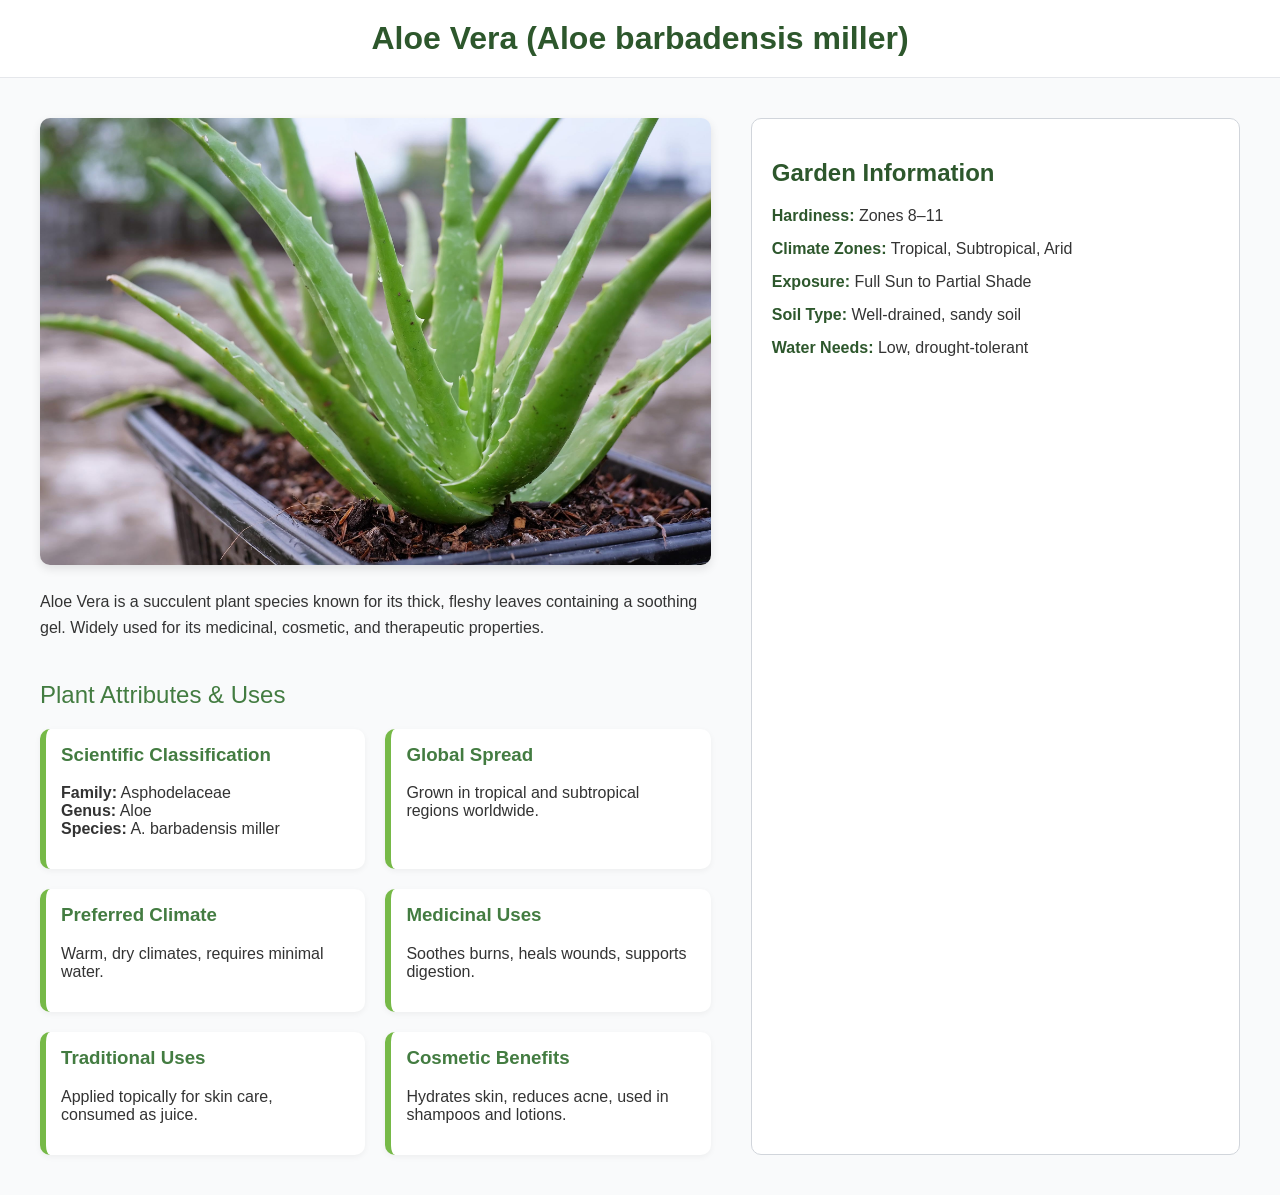
<file: Plants/aloevera.html>
<!DOCTYPE html>
<html lang="en">

<head>
  <meta charset="UTF-8" />
  <meta name="viewport" content="width=device-width, initial-scale=1.0" />
  <title>Aloe Vera Plant Details</title>
  <style>
    body {
      font-family: 'Segoe UI', Tahoma, Geneva, Verdana, sans-serif;
      margin: 0;
      background-color: #f9fafb;
      color: #333;
      cursor: url("http://www.rw-designer.com/cursor-extern.php?id=51983") 16 16, auto;
    }

    header {
      background-color: #fff;
      border-bottom: 1px solid #e5e7eb;
      padding: 20px;
      text-align: center;
    }

    header h1 {
      font-size: 2em;
      margin: 0;
      color: #2d572c;
    }

    .container {
      max-width: 1200px;
      margin: 40px auto;
      padding: 0 20px;
      display: flex;
      gap: 40px;
    }

    .left-column {
      flex: 1.5;
    }

    .right-column {
      flex: 1;
      background-color: #fff;
      border: 1px solid #d1d5db;
      padding: 20px;
      border-radius: 10px;
    }

    .plant-image {
      width: 100%;
      border-radius: 10px;
      box-shadow: 0 4px 10px rgba(0, 0, 0, 0.1);
      margin-bottom: 20px;
    }

    .description {
      font-size: 1rem;
      line-height: 1.6;
      margin-bottom: 30px;
    }

    .info-box {
      margin-bottom: 15px;
    }

    .info-box strong {
      color: #2d572c;
    }

    .section-title {
      font-size: 1.5rem;
      margin: 40px 0 20px;
      color: #437c41;
    }

    .grid {
      display: grid;
      grid-template-columns: repeat(auto-fill, minmax(280px, 1fr));
      gap: 20px;
    }

    .card {
      background-color: white;
      padding: 15px;
      border-left: 6px solid #76b947;
      border-radius: 10px;
      box-shadow: 0 2px 6px rgba(0, 0, 0, 0.05);
    }

    .card h3 {
      margin-top: 0;
      color: #437c41;
    }
  </style>
</head>

<body>
  <header>
    <h1>Aloe Vera (Aloe barbadensis miller)</h1>
  </header>
  <div class="container">
    <div class="left-column">
        <img src="aloevera.jpg" alt="Aloe Vera Plant" class="plant-image">

      <div class="description">
        Aloe Vera is a succulent plant species known for its thick, fleshy leaves containing a soothing gel.
        Widely used for its medicinal, cosmetic, and therapeutic properties.
      </div>
      <div class="section-title">Plant Attributes & Uses</div>
      <div class="grid">
        <div class="card">
          <h3>Scientific Classification</h3>
          <p><strong>Family:</strong> Asphodelaceae<br><strong>Genus:</strong> Aloe<br><strong>Species:</strong> A. barbadensis miller</p>
        </div>
        <div class="card">
          <h3>Global Spread</h3>
          <p>Grown in tropical and subtropical regions worldwide.</p>
        </div>
        <div class="card">
          <h3>Preferred Climate</h3>
          <p>Warm, dry climates, requires minimal water.</p>
        </div>
        <div class="card">
          <h3>Medicinal Uses</h3>
          <p>Soothes burns, heals wounds, supports digestion.</p>
        </div>
        <div class="card">
          <h3>Traditional Uses</h3>
          <p>Applied topically for skin care, consumed as juice.</p>
        </div>
        <div class="card">
          <h3>Cosmetic Benefits</h3>
          <p>Hydrates skin, reduces acne, used in shampoos and lotions.</p>
        </div>
      </div>
    </div>
    <div class="right-column">
      <h2 style="color: #2d572c;">Garden Information</h2>
      <div class="info-box"><strong>Hardiness:</strong> Zones 8–11</div>
      <div class="info-box"><strong>Climate Zones:</strong> Tropical, Subtropical, Arid</div>
      <div class="info-box"><strong>Exposure:</strong> Full Sun to Partial Shade</div>
      <div class="info-box"><strong>Soil Type:</strong> Well-drained, sandy soil</div>
      <div class="info-box"><strong>Water Needs:</strong> Low, drought-tolerant</div>
    </div>
  </div>
</body>

</html>
</file>
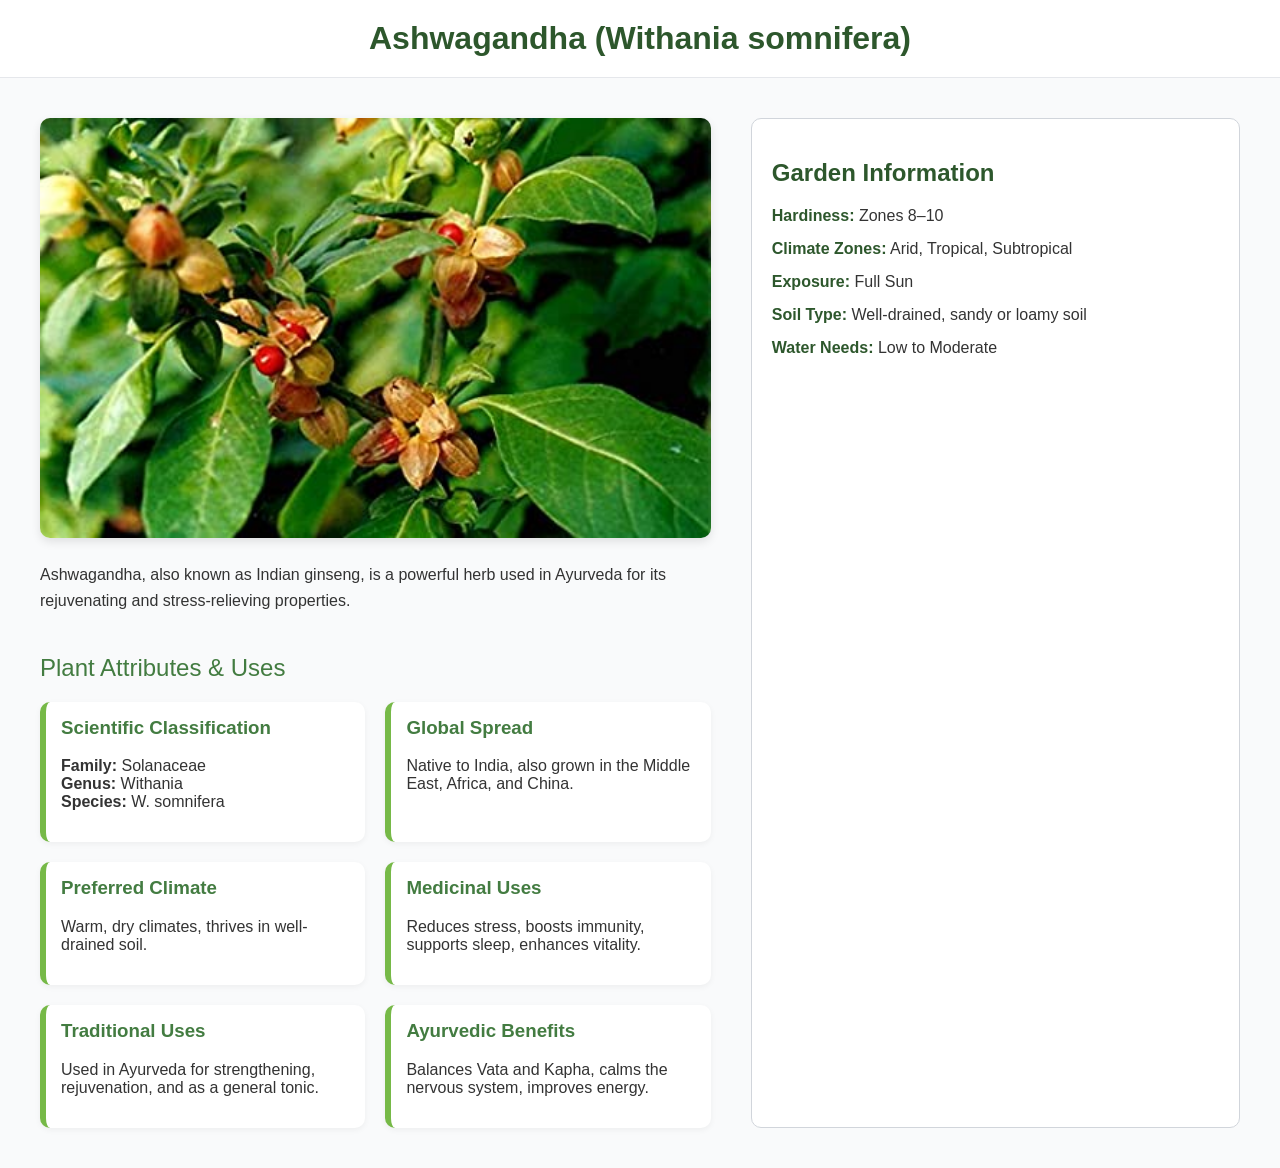
<file: Plants/ashwagandha.html>
<!DOCTYPE html>
<html lang="en">

<head>
  <meta charset="UTF-8" />
  <meta name="viewport" content="width=device-width, initial-scale=1.0" />
  <title>Ashwagandha Plant Details</title>
  <style>
    body {
      font-family: 'Segoe UI', Tahoma, Geneva, Verdana, sans-serif;
      margin: 0;
      background-color: #f9fafb;
      color: #333;
      cursor: url("http://www.rw-designer.com/cursor-extern.php?id=51983") 16 16, auto;
    }

    header {
      background-color: #fff;
      border-bottom: 1px solid #e5e7eb;
      padding: 20px;
      text-align: center;
    }

    header h1 {
      font-size: 2em;
      margin: 0;
      color: #2d572c;
    }

    .container {
      max-width: 1200px;
      margin: 40px auto;
      padding: 0 20px;
      display: flex;
      gap: 40px;
    }

    .left-column {
      flex: 1.5;
    }

    .right-column {
      flex: 1;
      background-color: #fff;
      border: 1px solid #d1d5db;
      padding: 20px;
      border-radius: 10px;
    }

    .plant-image {
      width: 100%;
      border-radius: 10px;
      box-shadow: 0 4px 10px rgba(0, 0, 0, 0.1);
      margin-bottom: 20px;
    }

    .description {
      font-size: 1rem;
      line-height: 1.6;
      margin-bottom: 30px;
    }

    .info-box {
      margin-bottom: 15px;
    }

    .info-box strong {
      color: #2d572c;
    }

    .section-title {
      font-size: 1.5rem;
      margin: 40px 0 20px;
      color: #437c41;
    }

    .grid {
      display: grid;
      grid-template-columns: repeat(auto-fill, minmax(280px, 1fr));
      gap: 20px;
    }

    .card {
      background-color: white;
      padding: 15px;
      border-left: 6px solid #76b947;
      border-radius: 10px;
      box-shadow: 0 2px 6px rgba(0, 0, 0, 0.05);
    }

    .card h3 {
      margin-top: 0;
      color: #437c41;
    }
  </style>
</head>

<body>
  <header>
    <h1>Ashwagandha (Withania somnifera)</h1>
  </header>
  <div class="container">
    <div class="left-column">
        <img src="ashwagandha.jpg" alt="Ashwagandha Plant" class="plant-image">

      <div class="description">
        Ashwagandha, also known as Indian ginseng, is a powerful herb used in Ayurveda for its rejuvenating and stress-relieving properties.
      </div>
      <div class="section-title">Plant Attributes & Uses</div>
      <div class="grid">
        <div class="card">
          <h3>Scientific Classification</h3>
          <p><strong>Family:</strong> Solanaceae<br><strong>Genus:</strong> Withania<br><strong>Species:</strong> W. somnifera</p>
        </div>
        <div class="card">
          <h3>Global Spread</h3>
          <p>Native to India, also grown in the Middle East, Africa, and China.</p>
        </div>
        <div class="card">
          <h3>Preferred Climate</h3>
          <p>Warm, dry climates, thrives in well-drained soil.</p>
        </div>
        <div class="card">
          <h3>Medicinal Uses</h3>
          <p>Reduces stress, boosts immunity, supports sleep, enhances vitality.</p>
        </div>
        <div class="card">
          <h3>Traditional Uses</h3>
          <p>Used in Ayurveda for strengthening, rejuvenation, and as a general tonic.</p>
        </div>
        <div class="card">
          <h3>Ayurvedic Benefits</h3>
          <p>Balances Vata and Kapha, calms the nervous system, improves energy.</p>
        </div>
      </div>
    </div>
    <div class="right-column">
      <h2 style="color: #2d572c;">Garden Information</h2>
      <div class="info-box"><strong>Hardiness:</strong> Zones 8–10</div>
      <div class="info-box"><strong>Climate Zones:</strong> Arid, Tropical, Subtropical</div>
      <div class="info-box"><strong>Exposure:</strong> Full Sun</div>
      <div class="info-box"><strong>Soil Type:</strong> Well-drained, sandy or loamy soil</div>
      <div class="info-box"><strong>Water Needs:</strong> Low to Moderate</div>
    </div>
  </div>
</body>

</html>
</file>
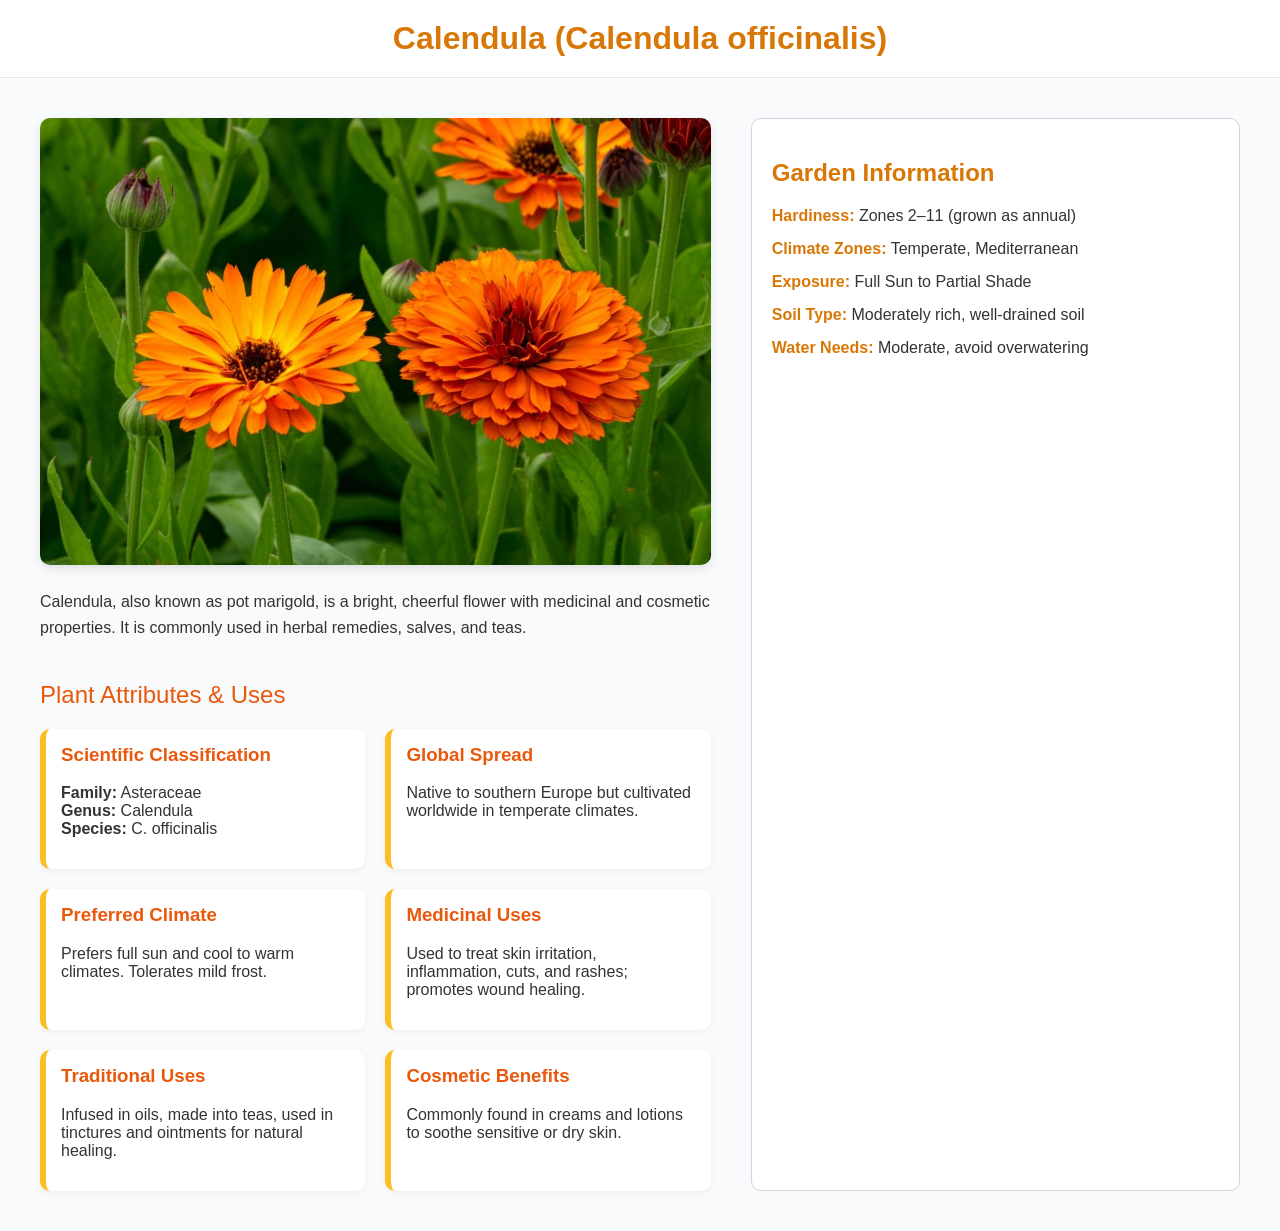
<file: Plants/calendula.html>
<!DOCTYPE html>
<html lang="en">

<head>
  <meta charset="UTF-8" />
  <meta name="viewport" content="width=device-width, initial-scale=1.0" />
  <title>Calendula Plant Details</title>
  <style>
    body {
      font-family: 'Segoe UI', Tahoma, Geneva, Verdana, sans-serif;
      margin: 0;
      background-color: #f9fafb;
      color: #333;
      cursor: url("http://www.rw-designer.com/cursor-extern.php?id=51983") 16 16, auto;
    }

    header {
      background-color: #fff;
      border-bottom: 1px solid #e5e7eb;
      padding: 20px;
      text-align: center;
    }

    header h1 {
      font-size: 2em;
      margin: 0;
      color: #d97706;
    }

    .container {
      max-width: 1200px;
      margin: 40px auto;
      padding: 0 20px;
      display: flex;
      gap: 40px;
    }

    .left-column {
      flex: 1.5;
    }

    .right-column {
      flex: 1;
      background-color: #fff;
      border: 1px solid #d1d5db;
      padding: 20px;
      border-radius: 10px;
    }

    .plant-image {
      width: 100%;
      border-radius: 10px;
      box-shadow: 0 4px 10px rgba(0, 0, 0, 0.1);
      margin-bottom: 20px;
    }

    .description {
      font-size: 1rem;
      line-height: 1.6;
      margin-bottom: 30px;
    }

    .info-box {
      margin-bottom: 15px;
    }

    .info-box strong {
      color: #d97706;
    }

    .section-title {
      font-size: 1.5rem;
      margin: 40px 0 20px;
      color: #ea580c;
    }

    .grid {
      display: grid;
      grid-template-columns: repeat(auto-fill, minmax(280px, 1fr));
      gap: 20px;
    }

    .card {
      background-color: white;
      padding: 15px;
      border-left: 6px solid #fbbf24;
      border-radius: 10px;
      box-shadow: 0 2px 6px rgba(0, 0, 0, 0.05);
    }

    .card h3 {
      margin-top: 0;
      color: #ea580c;
    }
  </style>
</head>

<body>
  <header>
    <h1>Calendula (Calendula officinalis)</h1>
  </header>
  <div class="container">
    <div class="left-column">
      <img src="calendula.jpg" alt="Calendula Plant" class="plant-image">
      <div class="description">
        Calendula, also known as pot marigold, is a bright, cheerful flower with medicinal and cosmetic properties.
        It is commonly used in herbal remedies, salves, and teas.
      </div>
      <div class="section-title">Plant Attributes & Uses</div>
      <div class="grid">
        <div class="card">
          <h3>Scientific Classification</h3>
          <p><strong>Family:</strong> Asteraceae<br><strong>Genus:</strong> Calendula<br><strong>Species:</strong> C. officinalis</p>
        </div>
        <div class="card">
          <h3>Global Spread</h3>
          <p>Native to southern Europe but cultivated worldwide in temperate climates.</p>
        </div>
        <div class="card">
          <h3>Preferred Climate</h3>
          <p>Prefers full sun and cool to warm climates. Tolerates mild frost.</p>
        </div>
        <div class="card">
          <h3>Medicinal Uses</h3>
          <p>Used to treat skin irritation, inflammation, cuts, and rashes; promotes wound healing.</p>
        </div>
        <div class="card">
          <h3>Traditional Uses</h3>
          <p>Infused in oils, made into teas, used in tinctures and ointments for natural healing.</p>
        </div>
        <div class="card">
          <h3>Cosmetic Benefits</h3>
          <p>Commonly found in creams and lotions to soothe sensitive or dry skin.</p>
        </div>
      </div>
    </div>
    <div class="right-column">
      <h2 style="color: #d97706;">Garden Information</h2>
      <div class="info-box"><strong>Hardiness:</strong> Zones 2–11 (grown as annual)</div>
      <div class="info-box"><strong>Climate Zones:</strong> Temperate, Mediterranean</div>
      <div class="info-box"><strong>Exposure:</strong> Full Sun to Partial Shade</div>
      <div class="info-box"><strong>Soil Type:</strong> Moderately rich, well-drained soil</div>
      <div class="info-box"><strong>Water Needs:</strong> Moderate, avoid overwatering</div>
    </div>
  </div>
</body>

</html>
</file>
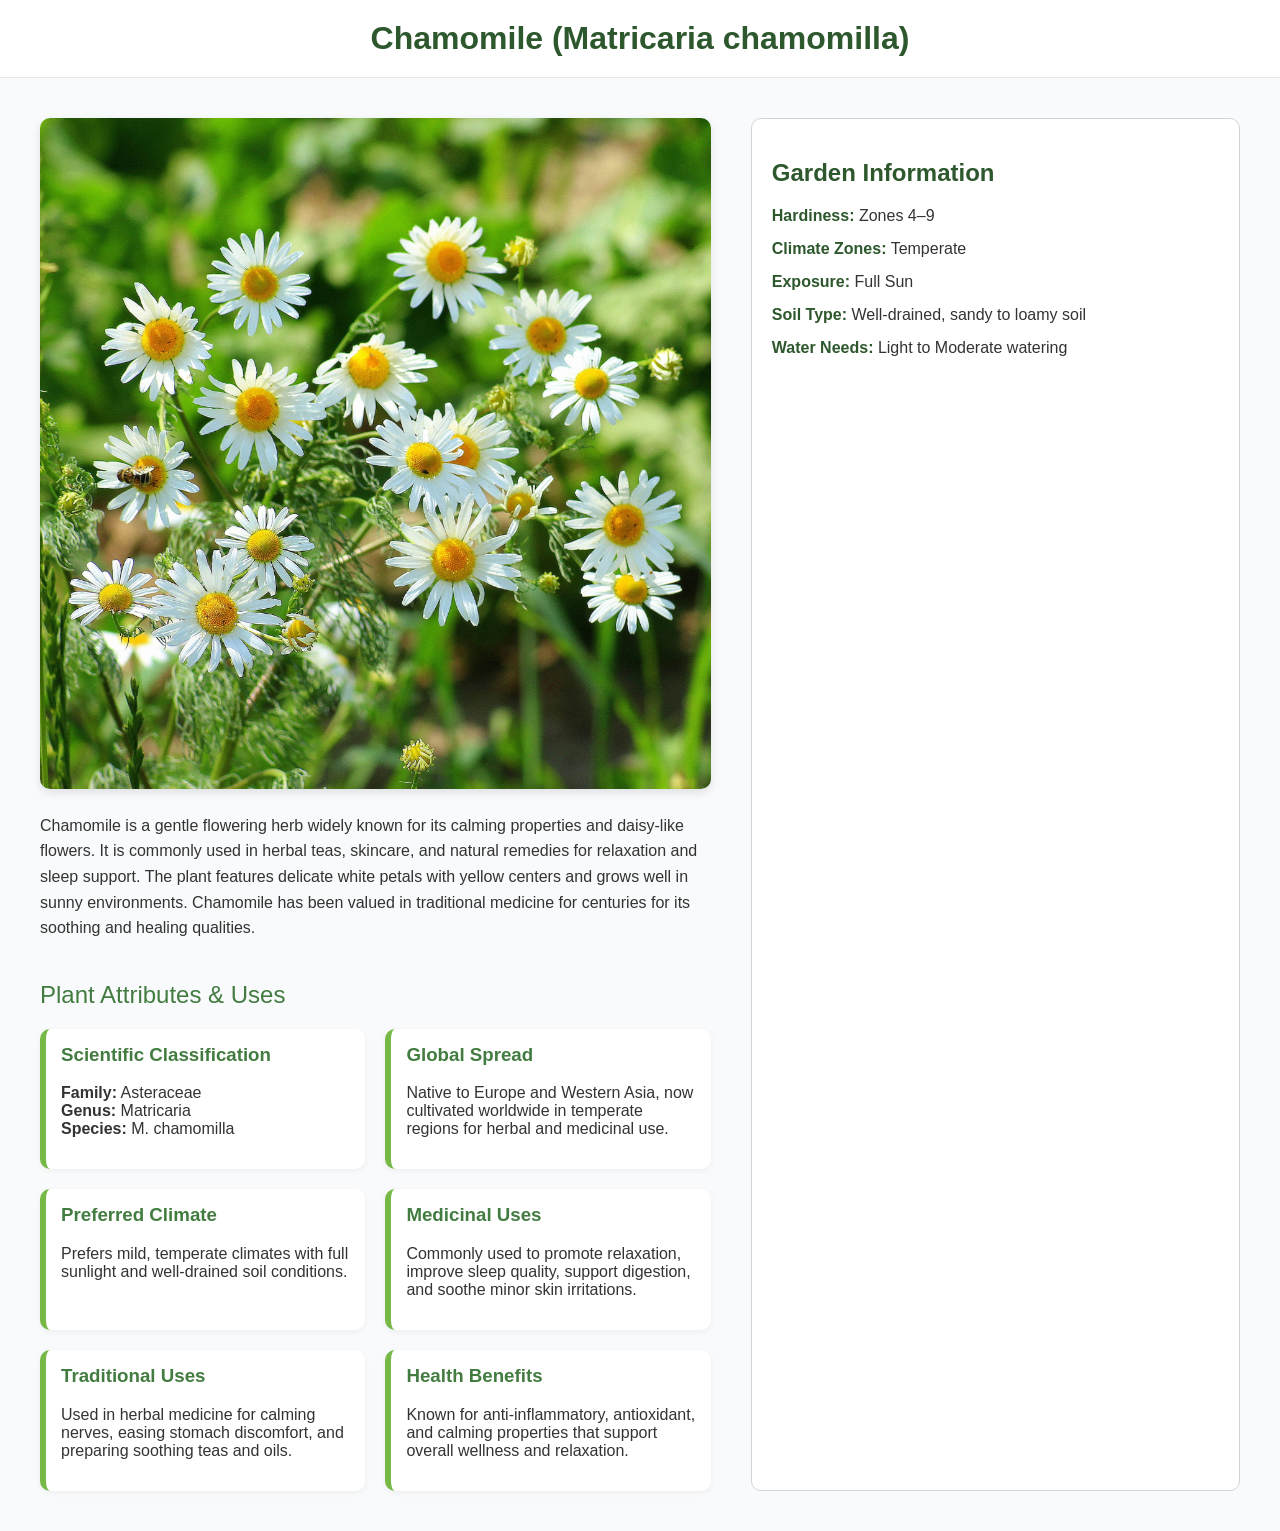
<file: Plants/chamomile.html>
<!DOCTYPE html>
<html lang="en">

<head>
  <meta charset="UTF-8" />
  <meta name="viewport" content="width=device-width, initial-scale=1.0" />
  <title>Chamomile Plant Details</title>
  <style>
    body {
      font-family: 'Segoe UI', Tahoma, Geneva, Verdana, sans-serif;
      margin: 0;
      background-color: #f9fafb;
      color: #333;
      cursor: url("http://www.rw-designer.com/cursor-extern.php?id=51983") 16 16, auto;
    }

    header {
      background-color: #fff;
      border-bottom: 1px solid #e5e7eb;
      padding: 20px;
      text-align: center;
    }

    header h1 {
      font-size: 2em;
      margin: 0;
      color: #2d572c;
    }

    .container {
      max-width: 1200px;
      margin: 40px auto;
      padding: 0 20px;
      display: flex;
      gap: 40px;
    }

    .left-column {
      flex: 1.5;
    }

    .right-column {
      flex: 1;
      background-color: #fff;
      border: 1px solid #d1d5db;
      padding: 20px;
      border-radius: 10px;
    }

    .plant-image {
      width: 100%;
      border-radius: 10px;
      box-shadow: 0 4px 10px rgba(0, 0, 0, 0.1);
      margin-bottom: 20px;
    }

    .description {
      font-size: 1rem;
      line-height: 1.6;
      margin-bottom: 30px;
    }

    .info-box {
      margin-bottom: 15px;
    }

    .info-box strong {
      color: #2d572c;
    }

    .section-title {
      font-size: 1.5rem;
      margin: 40px 0 20px;
      color: #437c41;
    }

    .grid {
      display: grid;
      grid-template-columns: repeat(auto-fill, minmax(280px, 1fr));
      gap: 20px;
    }

    .card {
      background-color: white;
      padding: 15px;
      border-left: 6px solid #76b947;
      border-radius: 10px;
      box-shadow: 0 2px 6px rgba(0, 0, 0, 0.05);
    }

    .card h3 {
      margin-top: 0;
      color: #437c41;
    }
  </style>
</head>

<body>
  <header>
    <h1>Chamomile (Matricaria chamomilla)</h1>
  </header>

  <div class="container">
    <div class="left-column">
      <img src="chamomile.jpg" alt="Chamomile Plant" class="plant-image">

      <div class="description">
        Chamomile is a gentle flowering herb widely known for its calming properties and daisy-like flowers.
        It is commonly used in herbal teas, skincare, and natural remedies for relaxation and sleep support.
        The plant features delicate white petals with yellow centers and grows well in sunny environments.
        Chamomile has been valued in traditional medicine for centuries for its soothing and healing qualities.
      </div>

      <div class="section-title">Plant Attributes & Uses</div>

      <div class="grid">
        <div class="card">
          <h3>Scientific Classification</h3>
          <p>
            <strong>Family:</strong> Asteraceae<br>
            <strong>Genus:</strong> Matricaria<br>
            <strong>Species:</strong> M. chamomilla
          </p>
        </div>

        <div class="card">
          <h3>Global Spread</h3>
          <p>
            Native to Europe and Western Asia, now cultivated worldwide in temperate regions for herbal and medicinal use.
          </p>
        </div>

        <div class="card">
          <h3>Preferred Climate</h3>
          <p>
            Prefers mild, temperate climates with full sunlight and well-drained soil conditions.
          </p>
        </div>

        <div class="card">
          <h3>Medicinal Uses</h3>
          <p>
            Commonly used to promote relaxation, improve sleep quality, support digestion, and soothe minor skin irritations.
          </p>
        </div>

        <div class="card">
          <h3>Traditional Uses</h3>
          <p>
            Used in herbal medicine for calming nerves, easing stomach discomfort, and preparing soothing teas and oils.
          </p>
        </div>

        <div class="card">
          <h3>Health Benefits</h3>
          <p>
            Known for anti-inflammatory, antioxidant, and calming properties that support overall wellness and relaxation.
          </p>
        </div>
      </div>
    </div>

    <div class="right-column">
      <h2 style="color: #2d572c;">Garden Information</h2>

      <div class="info-box"><strong>Hardiness:</strong> Zones 4–9</div>
      <div class="info-box"><strong>Climate Zones:</strong> Temperate</div>
      <div class="info-box"><strong>Exposure:</strong> Full Sun</div>
      <div class="info-box"><strong>Soil Type:</strong> Well-drained, sandy to loamy soil</div>
      <div class="info-box"><strong>Water Needs:</strong> Light to Moderate watering</div>
    </div>
  </div>

</body>
</html>
</file>
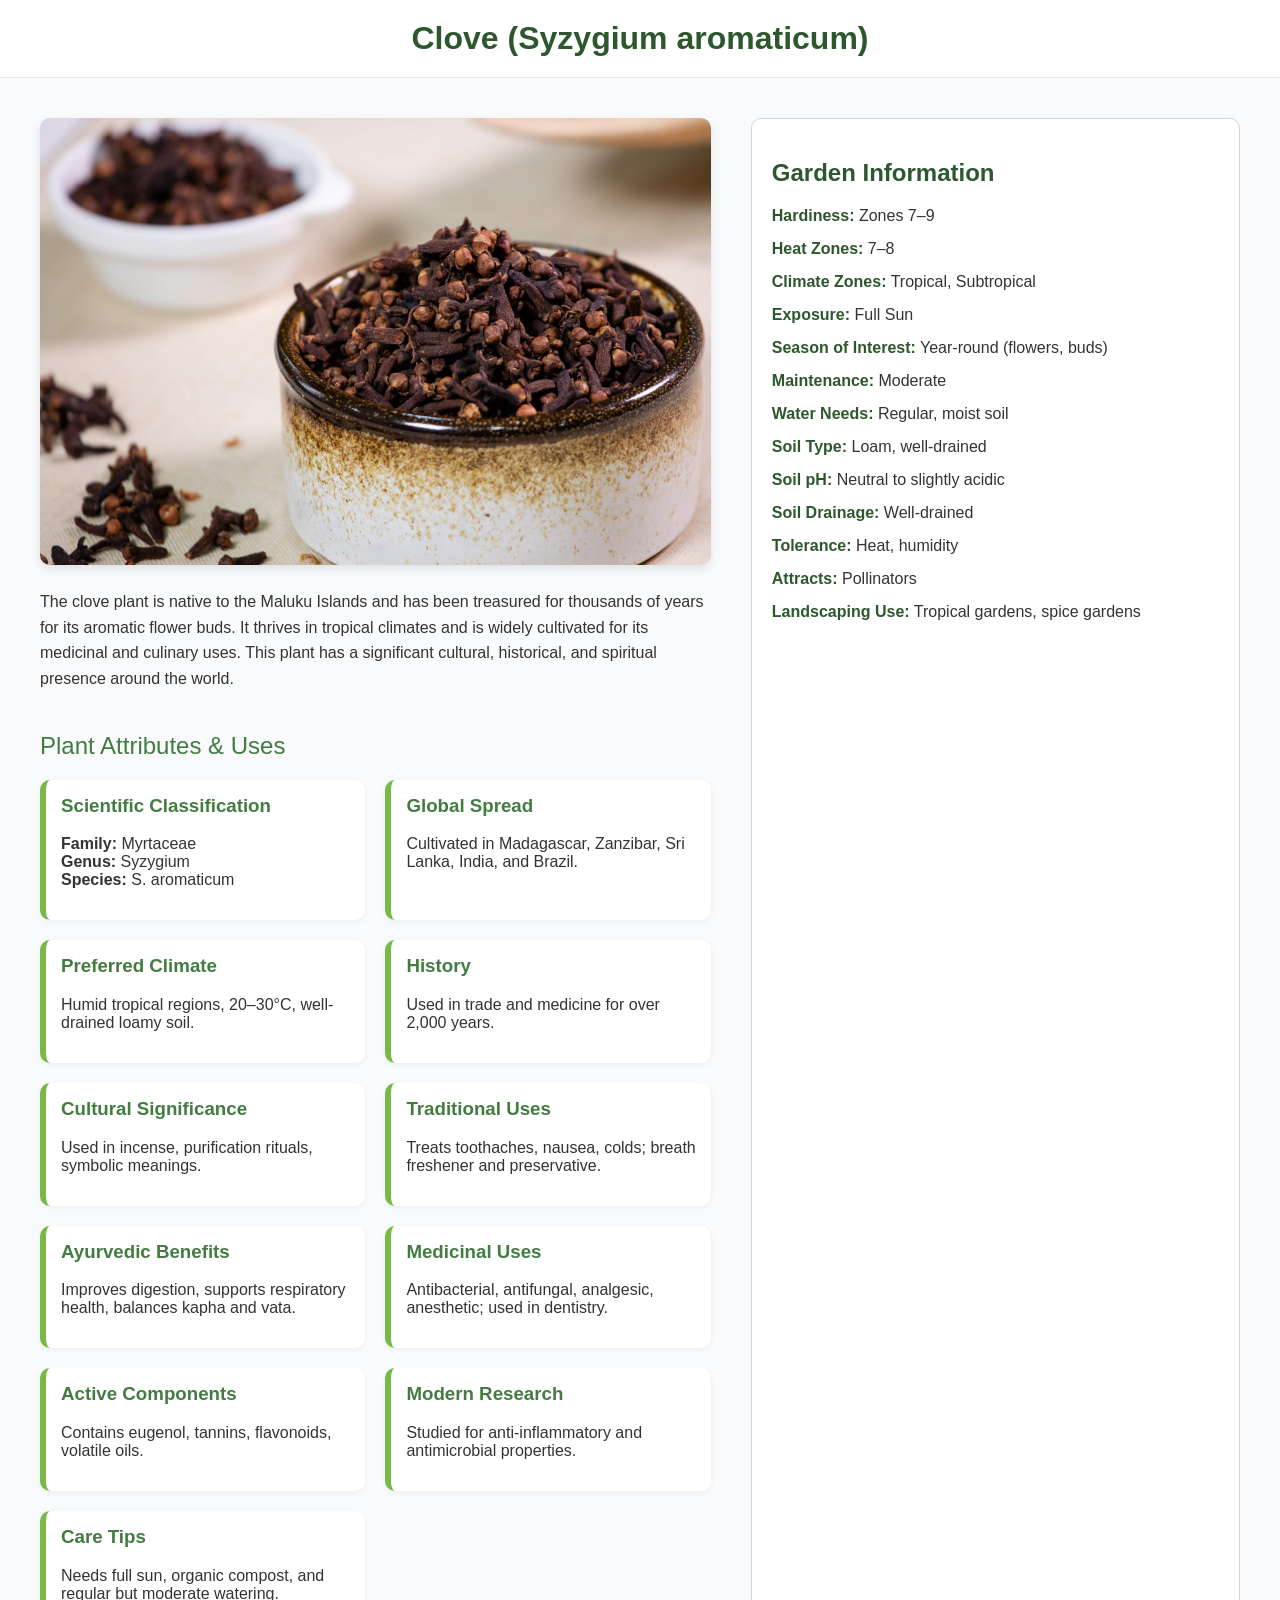
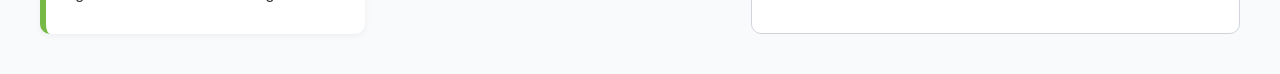
<file: Plants/clove.html>
<!DOCTYPE html>
<html lang="en">

<head>
  <meta charset="UTF-8" />
  <meta name="viewport" content="width=device-width, initial-scale=1.0" />
  <title>Clove Plant Details</title>
  <style>
    body {
      font-family: 'Segoe UI', Tahoma, Geneva, Verdana, sans-serif;
      margin: 0;
      background-color: #f9fafb;
      color: #333;
      cursor: url("http://www.rw-designer.com/cursor-extern.php?id=51983") 16 16, auto;
    }

    header {
      background-color: #fff;
      border-bottom: 1px solid #e5e7eb;
      padding: 20px;
      text-align: center;
    }

    header h1 {
      font-size: 2em;
      margin: 0;
      color: #2d572c;
    }

    .container {
      max-width: 1200px;
      margin: 40px auto;
      padding: 0 20px;
      display: flex;
      gap: 40px;
    }

    .left-column {
      flex: 1.5;
    }

    .right-column {
      flex: 1;
      background-color: #fff;
      border: 1px solid #d1d5db;
      padding: 20px;
      border-radius: 10px;
    }

    .plant-image {
      width: 100%;
      border-radius: 10px;
      box-shadow: 0 4px 10px rgba(0, 0, 0, 0.1);
      margin-bottom: 20px;
    }

    .description {
      font-size: 1rem;
      line-height: 1.6;
      margin-bottom: 30px;
    }

    .info-box {
      margin-bottom: 15px;
    }

    .info-box strong {
      color: #2d572c;
    }

    .section-title {
      font-size: 1.5rem;
      margin: 40px 0 20px;
      color: #437c41;
    }

    .grid {
      display: grid;
      grid-template-columns: repeat(auto-fill, minmax(280px, 1fr));
      gap: 20px;
    }

    .card {
      background-color: white;
      padding: 15px;
      border-left: 6px solid #76b947;
      border-radius: 10px;
      box-shadow: 0 2px 6px rgba(0, 0, 0, 0.05);
    }

    .card h3 {
      margin-top: 0;
      color: #437c41;
    }
  </style>
</head>

<body>
  <header>
    <h1>Clove (Syzygium aromaticum)</h1>
  </header>
  <div class="container">
    <div class="left-column">
      <img src="clove.jpg" alt="Clove Plant" class="plant-image">

      <div class="description">
        The clove plant is native to the Maluku Islands and has been treasured for thousands of years for its aromatic flower buds.
        It thrives in tropical climates and is widely cultivated for its medicinal and culinary uses. This plant has a significant cultural,
        historical, and spiritual presence around the world.
      </div>
      <div class="section-title">Plant Attributes & Uses</div>
      <div class="grid">
        <div class="card">
          <h3>Scientific Classification</h3>
          <p><strong>Family:</strong> Myrtaceae<br><strong>Genus:</strong> Syzygium<br><strong>Species:</strong> S. aromaticum</p>
        </div>
        <div class="card">
          <h3>Global Spread</h3>
          <p>Cultivated in Madagascar, Zanzibar, Sri Lanka, India, and Brazil.</p>
        </div>
        <div class="card">
          <h3>Preferred Climate</h3>
          <p>Humid tropical regions, 20–30°C, well-drained loamy soil.</p>
        </div>
        <div class="card">
          <h3>History</h3>
          <p>Used in trade and medicine for over 2,000 years.</p>
        </div>
        <div class="card">
          <h3>Cultural Significance</h3>
          <p>Used in incense, purification rituals, symbolic meanings.</p>
        </div>
        <div class="card">
          <h3>Traditional Uses</h3>
          <p>Treats toothaches, nausea, colds; breath freshener and preservative.</p>
        </div>
        <div class="card">
          <h3>Ayurvedic Benefits</h3>
          <p>Improves digestion, supports respiratory health, balances kapha and vata.</p>
        </div>
        <div class="card">
          <h3>Medicinal Uses</h3>
          <p>Antibacterial, antifungal, analgesic, anesthetic; used in dentistry.</p>
        </div>
        <div class="card">
          <h3>Active Components</h3>
          <p>Contains eugenol, tannins, flavonoids, volatile oils.</p>
        </div>
        <div class="card">
          <h3>Modern Research</h3>
          <p>Studied for anti-inflammatory and antimicrobial properties.</p>
        </div>
        <div class="card">
          <h3>Care Tips</h3>
          <p>Needs full sun, organic compost, and regular but moderate watering.</p>
        </div>
      </div>
    </div>
    <div class="right-column">
      <h2 style="color: #2d572c;">Garden Information</h2>
      <div class="info-box"><strong>Hardiness:</strong> Zones 7–9</div>
      <div class="info-box"><strong>Heat Zones:</strong> 7–8</div>
      <div class="info-box"><strong>Climate Zones:</strong> Tropical, Subtropical</div>
      <div class="info-box"><strong>Exposure:</strong> Full Sun</div>
      <div class="info-box"><strong>Season of Interest:</strong> Year-round (flowers, buds)</div>
      <div class="info-box"><strong>Maintenance:</strong> Moderate</div>
      <div class="info-box"><strong>Water Needs:</strong> Regular, moist soil</div>
      <div class="info-box"><strong>Soil Type:</strong> Loam, well-drained</div>
      <div class="info-box"><strong>Soil pH:</strong> Neutral to slightly acidic</div>
      <div class="info-box"><strong>Soil Drainage:</strong> Well-drained</div>
      <div class="info-box"><strong>Tolerance:</strong> Heat, humidity</div>
      <div class="info-box"><strong>Attracts:</strong> Pollinators</div>
      <div class="info-box"><strong>Landscaping Use:</strong> Tropical gardens, spice gardens</div>
    </div>
  </div>
</body>

</html>
</file>
